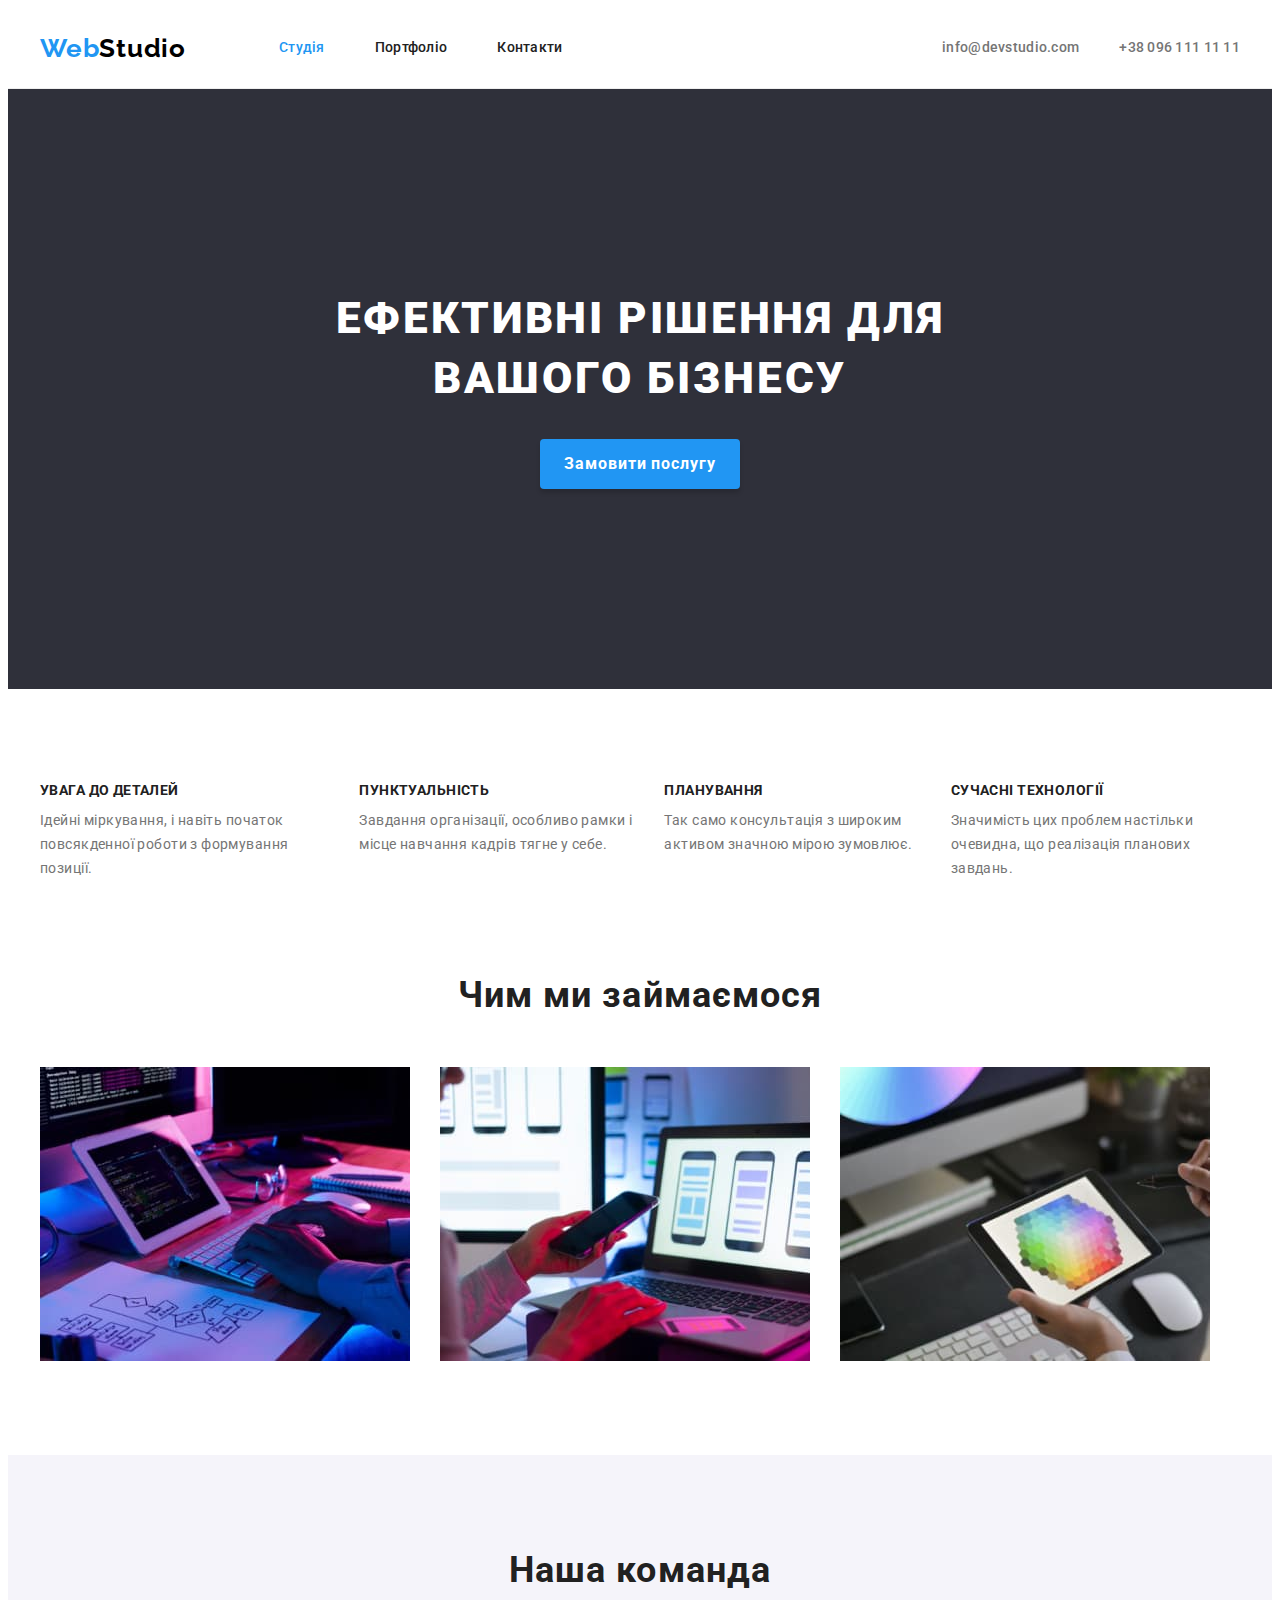
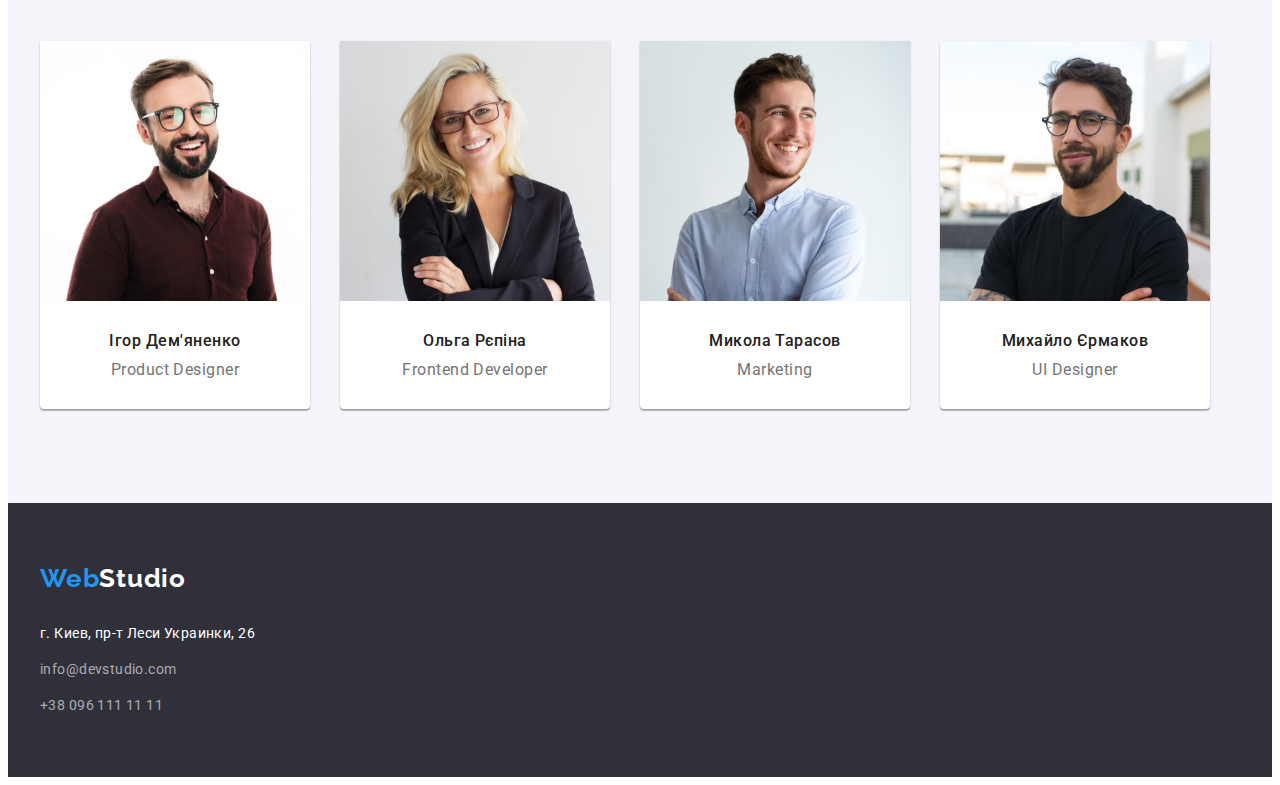
<file: index.html>
<!DOCTYPE html>
<html lang="uk">
<head>
    <meta charset="UTF-8">
    <meta http-equiv="X-UA-Compatible" content="IE=edge">
    <meta name="viewport" content="width=device-width, initial-scale=1.0">
    <title>Студія</title>
    <link rel="preconnect" href="https://fonts.googleapis.com">
<link rel="preconnect" href="https://fonts.gstatic.com" crossorigin>
<link href="https://fonts.googleapis.com/css2?family=Raleway:wght@700&family=Roboto:ital,wght@0,400;0,500;0,900;1,700&display=swap" rel="stylesheet">
<link rel="stylesheet" href="https://cdnjs.cloudflare.com/ajax/libs/modern-normalize/1.1.0/modern-normalize.min.css" integrity="sha512-wpPYUAdjBVSE4KJnH1VR1HeZfpl1ub8YT/NKx4PuQ5NmX2tKuGu6U/JRp5y+Y8XG2tV+wKQpNHVUX03MfMFn9Q==" crossorigin="anonymous" referrerpolicy="no-referrer" />
    <link rel="stylesheet" href="./css/styles.css">
</head>
<body>
    <!--Шапка сайту-->
    <header class="header">
        <div class="conteiner main-nav">
        <a href="index.html" lang="en" class="header-logo link"><span class="span-logo">Web</span>Studio</a>
        <nav class="header-nav">
            <ul class="header-list list">
                <li class="item"><a href="" class="header-link link carrent">Студія</a></li>
                <li class="item"><a href="./portfolio.html" class="header-link link">Портфоліо</a></li>
                <li class="item"><a href="" class="header-link link">Контакти</a></li>
            </ul>
        </nav>
            
            <ul class="list kontakts-list">
                <li class="item"><a href="mailto:info@devstudio.com" class="header-mail link">info@devstudio.com</a></li>
                <li class="item"><a href="tel:+380961111111" class="header-tel link">+38 096 111 11 11</a></li>
            </ul>
        </div>    
    </header>
    <main>
    <!--Герой-->
    <section class="hero">
        <div class="conteiner">
        <h1 class="hero-title">Ефективні рішення для <br> вашого бізнесу</h1>
        <button type="button" class="hero-btn button">Замовити послугу</button>
        </div>
    </section>
    <!--Особливості-->
    <section class="features section">
        <div class="conteiner">
        <h2 class="visually-hidden">Особливості</h2>
        <ul class="features-list list">
            <li  class="features-items">
                <h3 class="features-title">УВАГА ДО ДЕТАЛЕЙ</h3>
                    <p class="features-text">
                        Ідейні міркування, і навіть початок повсякденної роботи з формування позиції.
                    </p>
            </li>
            <li class="features-items">
                <h3 class="features-title">ПУНКТУАЛЬНІСТЬ</h3>
                <p class="features-text">
                    Завдання організації, особливо рамки і місце навчання кадрів тягне у себе.
                </p>
            </li>
            <li class="features-items">
                <h3 class="features-title">ПЛАНУВАННЯ</h3>
                <p class="features-text">
                    Так само консультація з широким активом значною мірою зумовлює.
                </p>
            </li>
            <li class="features-items">
                <h3 class="features-title">СУЧАСНІ ТЕХНОЛОГІЇ</h3>
                <p class="features-text">
                    Значимість цих проблем настільки очевидна, що реалізація планових завдань.
                </p>
            </li>
        </ul>
        </div>
    </section>
    <!--Фото занять-->
    <section class="photo section">
        <div class="conteiner">
        <h2 class="photo-title">Чим ми займаємося</h2>
        <ul class="photo-list list">
            <li class="photo-gallery">
                <img src="./images/img1.jpg" alt="Робочий стіл" width="370" height="294">
            </li>
            <li class="photo-gallery">
                <img src="./images/img2.jpg" alt="Екран ноутбука" width="370" height="294">
            </li>
            <li class="photo-gallery">
                <img src="./images/img3.jpg" alt="Планшет в руках" width="370" height="294">
            </li>
        </ul>
        </div>
    </section>
    <!--Команда-->
    <section class="team section">
        <div class="conteiner">
        <h2 class="team-title">Наша команда</h2>
        <ul class="team-list list">
            <li class="team-gallery">
                <img src="./images/img4.jpg" alt="Ігор Дем'яненко" width="270" height="260">
                <h3 class="team-name">Ігор Дем'яненко</h3>
                <p class="team-text">Product Designer</p>
            </li>
            <li class="team-gallery">
                <img src="./images/img5.jpg" alt="Ольга Рєпіна" width="270" height="260">
                <h3 class="team-name">Ольга Рєпіна</h3>
                <p class="team-text">Frontend Developer</p>
            </li>
            <li class="team-gallery">
                <img src="./images/img6.jpg" alt="Микола Тарасов" width="270" height="260">
                <h3 class="team-name">Микола Тарасов</h3>
                <p class="team-text">Marketing</p>
            </li>
            <li class="team-gallery">
                <img src="./images/img7.jpg" alt="Михайло Єрмаков" width="270" height="260">
                <h3 class="team-name">Михайло Єрмаков</h3>
                <p class="team-text">UI Designer</p>
            </li>
        </ul>
        </div>
    </section>
    </main>
    <!--Футер-->
    <footer class="footer">
        <div class="conteiner">
        <a href="index.html" lang="en" class="footer-logo link"><span class="footer-span-logo">Web</span>Studio</a>
        <address>
            <ul class="footer-adress list">
                <li class="geolocation">
                    <a href="https://goo.gl/maps/AdBMTaJ7GCbu6DjX8" class="footer-adress-link link">г. Киев, пр-т Леси Украинки, 26</a>
                </li>
                <li class="mail">
                    <a href="mailto:info@devstudio.com" class="footer-mail link">info@devstudio.com</a>
                </li>
                <li><a href="tel:+380961111111" class="footer-tel link">+38 096 111 11 11</a></li>
            </ul>
        </address>
        </div>
    </footer>
</body>
</html>
</file>
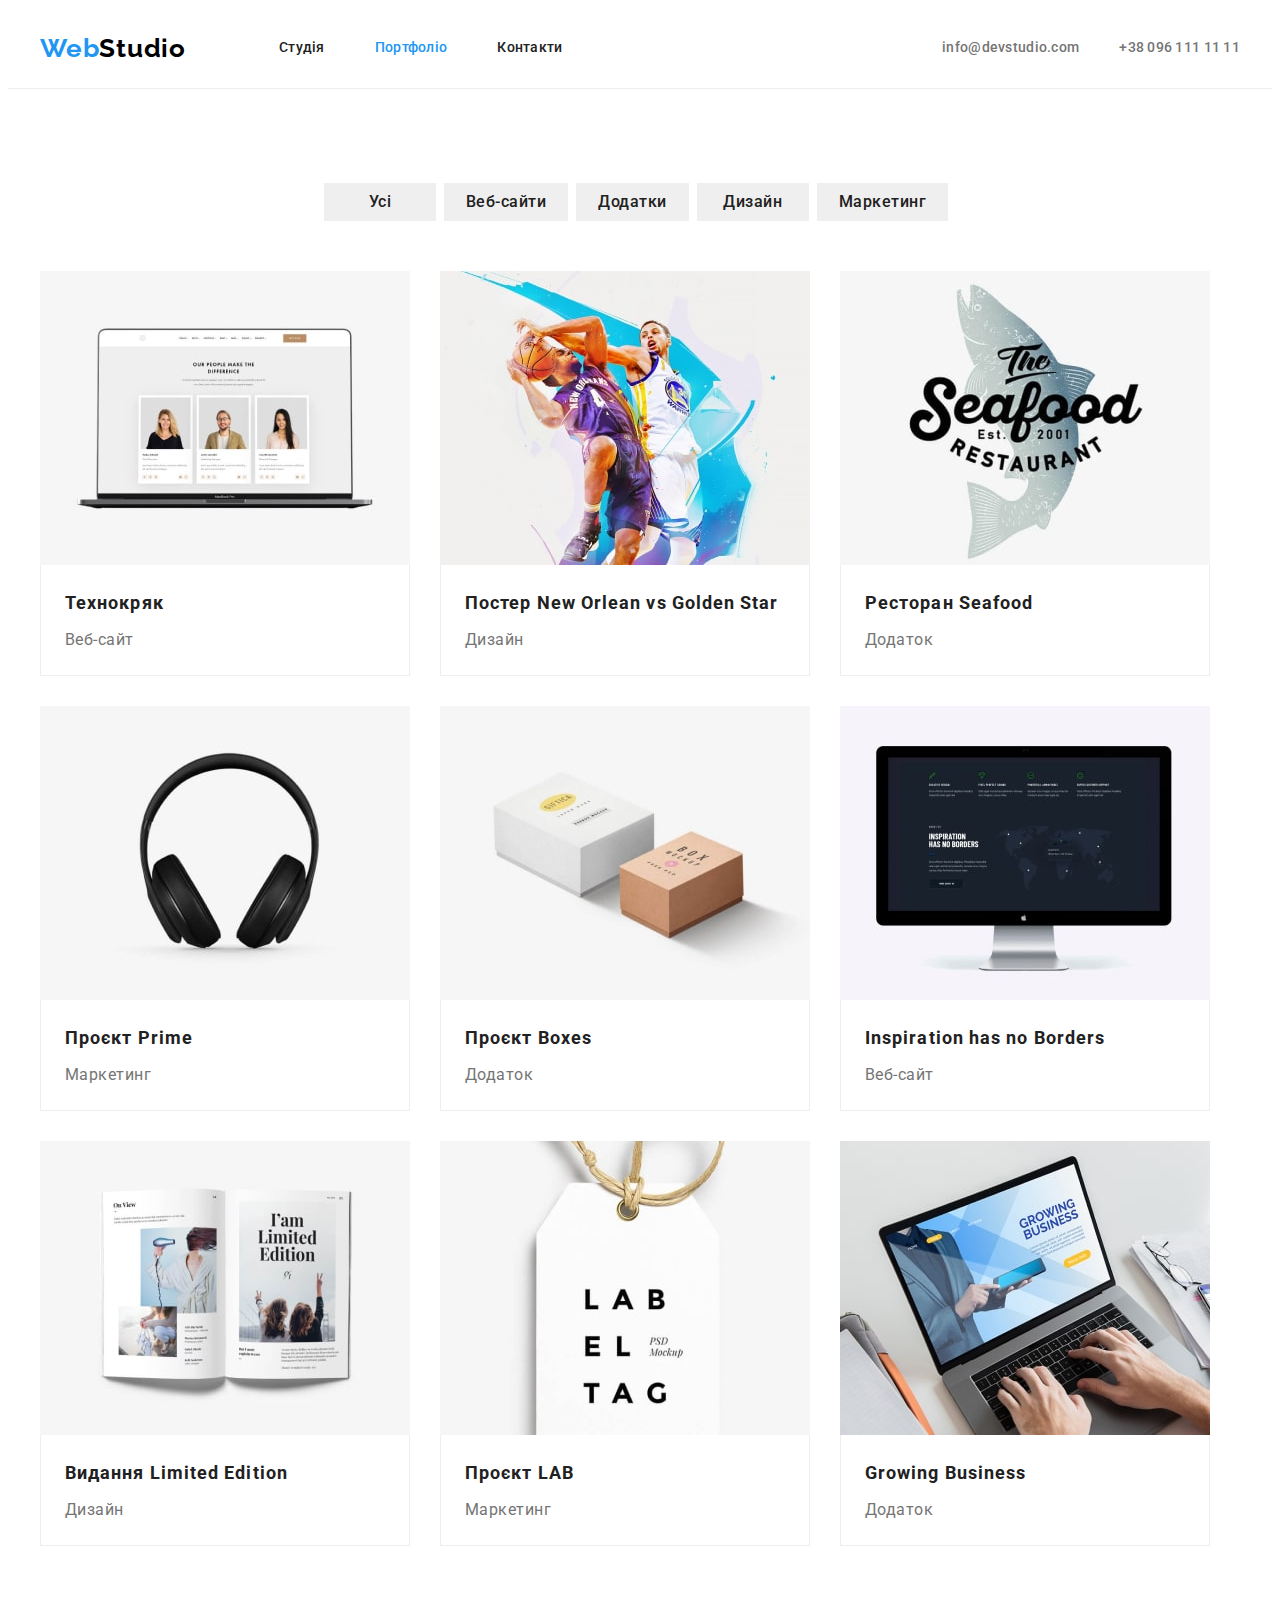
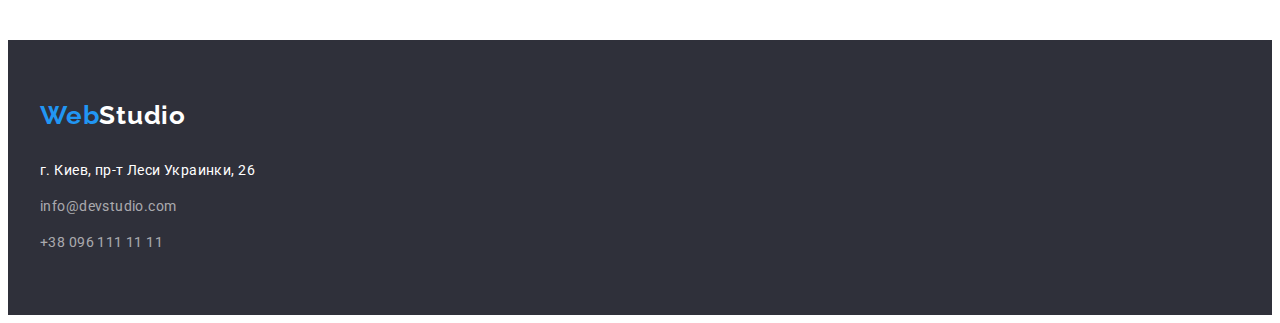
<file: portfolio.html>
<!DOCTYPE html>
<html lang="uk">
<head>
    <meta charset="UTF-8">
    <meta http-equiv="X-UA-Compatible" content="IE=edge">
    <meta name="viewport" content="width=device-width, initial-scale=1.0">
    <title>Портфоліо</title>
    <link rel="preconnect" href="https://fonts.googleapis.com">
<link rel="preconnect" href="https://fonts.gstatic.com" crossorigin>
<link href="https://fonts.googleapis.com/css2?family=Raleway:wght@700&family=Roboto:ital,wght@0,400;0,500;0,900;1,700&display=swap" rel="stylesheet">
<link rel="stylesheet" href="https://cdnjs.cloudflare.com/ajax/libs/modern-normalize/1.1.0/modern-normalize.min.css" integrity="sha512-wpPYUAdjBVSE4KJnH1VR1HeZfpl1ub8YT/NKx4PuQ5NmX2tKuGu6U/JRp5y+Y8XG2tV+wKQpNHVUX03MfMFn9Q==" crossorigin="anonymous" referrerpolicy="no-referrer" />    
<link rel="stylesheet" href="./css/styles.css">
</head>
<body>
    <!--Шапка сайту-->
    <header class="header">
        <div class="conteiner main-nav">
        <a href="index.html" lang="en" class="header-logo link"><span class="span-logo">Web</span>Studio</a>
        <nav class="header-nav">
            <ul class="header-list list">
                <li class="item"><a href="" class="header-link link">Студія</a></li>
                <li class="item"><a href="./portfolio.html" class="header-link link carrent">Портфоліо</a></li>
                <li class="item"><a href="" class="header-link link">Контакти</a></li>
            </ul>
        </nav>
            
            <ul class="list kontakts-list">
                <li class="item"><a href="mailto:info@devstudio.com" class="header-mail link">info@devstudio.com</a></li>
                <li class="item"><a href="tel:+380961111111" class="header-tel link">+38 096 111 11 11</a></li>
            </ul>
        </div>    
    </header>
    <main>
        <!-- Герой портфоліо -->
        <section class="portfolio-main">
            <div class="conteiner">
            <h1 class="visually-hidden">Наші роботи</h1>
            <ul class="portfolio-items list">
                <li><button class="portfolio-btn button">Усі</button></li>
                <li><button class="portfolio-btn button">Веб-сайти</button></li>
                <li><button class="portfolio-btn button">Додатки</button></li>
                <li><button class="portfolio-btn button">Дизайн</button></li> 
                <li><button class="portfolio-btn button">Маркетинг</button></li>
            </ul>
            </div>
        </section>
        <!-- Приклади робіт -->
        <section class="portfolio-works">
            <div class="conteiner">
            <ul class="flex-container list">
                <li class="flex-element"><a href="" class="link">
                        <img src="./images/img8.jpg" alt="Екран" width="370" height="294">
                        <div class="description">
                            <h2 class="portfolio-title">Технокряк</h2>
                            <p class="portfolio-text">Веб-сайт</p>
                        </div>
                </a></li>
                <li class="flex-element"><a href="" class="link">
                        <img src="./images/img9.jpg" alt="Постер" width="370" height="294">
                        <div class="description">
                            <h2 class="portfolio-title">Постер New Orlean vs Golden Star</h2>
                            <p class="portfolio-text">Дизайн</p>
                        </div>
                </a></li>
                <li class="flex-element"><a href="" class="link">
                        <img src="./images/img10.jpg" alt="Лого" width="370" height="294">
                        <div class="description">
                            <h2 class="portfolio-title">Ресторан Seafood</h2>
                            <p class="portfolio-text">Додаток</p>
                        </div>
                </a></li>
                <li class="flex-element"><a href="" class="link">
                        <img src="./images/img11.jpg" alt="Навушники" width="370" height="294">
                        <div class="description">
                            <h2 class="portfolio-title">Проєкт Prime</h2>
                            <p class="portfolio-text">Маркетинг</p>
                        </div>
                </a></li>
                <li class="flex-element"><a href="" class="link">
                        <img src="./images/img12.jpg" alt="Коробка" width="370" height="294">
                        <div class="description">
                            <h2 class="portfolio-title">Проєкт Boxes</h2>
                            <p class="portfolio-text">Додаток</p>
                        </div>
                </a></li>
                <li class="flex-element"><a href="" class="link">
                        <img src="./images/img13.jpg" alt="Монітор" width="370" height="294">
                        <div class="description">
                            <h2 class="portfolio-title">Inspiration has no Borders</h2>
                            <p class="portfolio-text">Веб-сайт</p>
                        </div>
                </a></li>
                <li class="flex-element"><a href="" class="link">
                        <img src="./images/img14.jpg" alt="Журнал" width="370" height="294">
                        <div class="description">
                            <h2 class="portfolio-title">Видання Limited Edition</h2>
                            <p class="portfolio-text">Дизайн</p>
                        </div>
                </a></li>
                <li class="flex-element"><a href="" class="link">
                        <img src="./images/img15.jpg" alt="Етикетка" width="370" height="294">
                        <div class="description">
                            <h2 class="portfolio-title">Проєкт LAB</h2>
                            <p class="portfolio-text">Маркетинг</p>
                        </div>
                </a></li>
                <li class="flex-element"><a href="" class="link"></a>
                        <img src="./images/img16.jpg" alt="Ноутбук" width="370" height="294">
                        <div class="description">
                            <h2 class="portfolio-title">Growing Business</h2>
                            <p class="portfolio-text">Додаток</p>
                        </div>
                </a></li>
            </ul>
            </div>
        </section>
        </div>
    </main>
    <!--Футер-->
    <footer class="footer">
        <div class="conteiner">
        <a href="index.html" lang="en" class="footer-logo link"><span class="footer-span-logo">Web</span>Studio</a>
        <address>
            <ul class="footer-adress list">
                <li class="geolocation">
                    <a href="https://goo.gl/maps/AdBMTaJ7GCbu6DjX8" class="footer-adress-link link">г. Киев, пр-т Леси Украинки, 26</a>
                </li>
                <li class="mail">
                    <a href="mailto:info@devstudio.com" class="footer-mail link">info@devstudio.com</a>
                </li>
                <li><a href="tel:+380961111111" class="footer-tel link">+38 096 111 11 11</a></li>
            </ul>
        </address>
        </div>
    </footer>
</body>
</html>
</file>
<file: css/styles.css>
/* html, body, div, span, applet, object, iframe, h1, h2, h3, h4, h5, h6, p, blockquote, pre, a, abbr, acronym, address, big, cite, code, del, dfn, em, img, ins, kbd, q, s, samp, small, strike, strong, sub, sup, tt, var, b, u, i, center, dl, dt, dd, ol, ul, li, fieldset, form, label, legend, table, caption, tbody, tfoot, thead, tr, th, td, article, aside, canvas, details, embed, figure, figcaption, footer, header, hgroup, menu, nav, output, ruby, section, summary, time, mark, audio, video {
  margin: 0;
  padding: 0;
  border: 0;
  font-size: 100%;
  font: inherit;
  vertical-align: baseline;
  outline: none;
}
html { height: 101%; } /* always display scrollbars */
/* body { font-size: 62.5%; line-height: 1; font-family: Arial, Tahoma, Verdana, sans-serif; }

article, aside, details, figcaption, figure, footer, header, hgroup, menu, nav, section { display: block; }
ol, ul { list-style: none; }

blockquote, q { quotes: none; }
blockquote:before, blockquote:after, q:before, q:after { content: ''; content: none; }
strong { font-weight: bold; } 

input { outline: none; }

table { border-collapse: collapse; border-spacing: 0; }
img { border: 0; max-width: 100%; }

a { text-decoration: none; }
a:hover { text-decoration: underline; } */ 
/* ----------------------------------------------------------------------------------------- */


:root {
/* --primery-в-color: #F5F5F5; */
--next-color: #FFFFFF;
--hover-color:  #2196F3;
--text-color: #212121;
--secondery-text-color: #757575;
--section-color: #2F303A;
--team-b-color: #F5F4FA;
}

p,
h1,
h2,
h3 {
    margin: 0;
}

ul {
    margin: 0;
    padding-left: 0;
}

img {
    display: block;
    max-width: 100%;
    height: auto;
}

body {
    font-family: Roboto, sans-serif;
}

.conteiner {
    width: 1200px;
    padding: 0 15px;
    margin: 0 auto;
}

.link {
    text-decoration: none;
}

.list {
    list-style: none;
}

.button {
    cursor: pointer;
    border-style: none; 
}

.section {
    padding: 94px 0;
}


/*-----HEADER-----*/
.header {
    background-color: var(--next-color);
    border-bottom: 1px solid #eee;
}

.main-nav {
display: flex;   
align-items: center;
}

.header-logo {
font-family: 'Raleway', sans-serif;
font-weight: 700;
font-size: 26px;
line-height: 1.19;
letter-spacing: 0.03em;
color: #000000;
}

.span-logo {
color: var(--hover-color);
}

.header-list {
display: flex;
margin-left: 93px;
}

.header-link {
    display: block;
padding-top: 32px;
padding-bottom: 32px;

font-weight: 500;
font-size: 14px;
line-height: 1.14;
letter-spacing: 0.02em;
color: var(--text-color);
}

.header-list .item + .item {
    margin-left: 50px;
}

.kontakts-list {
display: flex;
margin-left: auto;
}    

.kontakts-list .item + .item {
    margin-left: 40px;
}
.header-link:hover,
.header-link:focus {
color: var(--hover-color);
}

.carrent {
color:var(--hover-color);    
}

.header-mail,
.header-tel {
font-weight: 500;
font-size: 14px;
line-height: 1.14;
letter-spacing: 0.02em;
color: var(--secondery-text-color);
display: block;
padding-top: 32px;
padding-bottom: 32px;
}

.header-mail:hover,
.header-mail:focus,
.header-tel:hover,
.header-tel:focus {
color: var(--hover-color);
}

/*-----HERO-----*/
.hero {
background-color: var(--section-color);
padding-top: 200px;
padding-bottom: 200px;
text-align: center; 

}
/* .hero-section {
padding-top: 200px;
padding-bottom: 200px;
} */

.hero-title {
font-weight: 900;
font-size: 44px;
line-height: 1.36;
/* text-align: center; */
letter-spacing: 0.06em;
color: var(--next-color);
background-color: var(--section-color);
text-transform: uppercase;
margin-bottom: 30px;  
}

.hero-btn {
font-family: inherit;
font-weight: 700;
font-size: 16px;
line-height: 1.88;
display: flex;
align-items: center;
/* text-align: center; */
letter-spacing: 0.06em;
color: var(--next-color);
background-color: var(--hover-color);
box-shadow: 0px 4px 4px rgba(0, 0, 0, 0.15);
border-radius: 4px;
margin: 0 auto;
display: inline-block;
padding: 10px 24px;
min-width: 200px;
}


/*-----Особливості-----*/

.features {
background-color: var(--next-color);    
}
.visually-hidden {
    position: absolute;
    width: 1px;
    height: 1px;
    margin: -1px;
    border: 0;
    padding: 0;
    
    white-space: nowrap;
    clip-path: inset(100%);
    clip: rect(0 0 0 0);
    overflow: hidden;
}

.features-list {
    display: flex;
    margin-left: auto;
    margin-right: auto;
}

.features-items:not(:last-child) {
    margin-right: 30px;
}

.features-title {
font-size: 14px;
line-height: 1.14;
letter-spacing: 0.03em;
color: var(--text-color); 
margin-bottom: 10px;   
}
.features-text {
font-size: 14px;
line-height: 1.71;
letter-spacing: 0.03em;
color: var(--secondery-text-color);
}

/*-----Фото занять-----*/
.photo.section {
    padding-top: 0;
}


.photo-title,
.team-title {
font-size: 36px;
line-height: 1.17;
text-align: center;
letter-spacing: 0.03em;
color: var(--text-color);
margin-bottom: 50px;
}

.photo-list {
    display: flex;
}

.photo-gallery:not(:last-child) {
    margin-right: 30px;
}

/*-----Команда-----*/

.team {
    background-color: var(--team-b-color);
}

.team-list {
    display: flex;
}

.team-gallery:not(:last-child) {
    margin-right: 30px;
}

.team-gallery {
    width: calc((100%-90px)/4);
background-color: #FFFFFF;    
/* material shadow v1 */
box-shadow: 0px 1px 3px rgba(0, 0, 0, 0.12), 0px 1px 1px rgba(0, 0, 0, 0.14), 0px 2px 1px rgba(0, 0, 0, 0.2);
border-radius: 0px 0px 4px 4px;
}

.team-name {
font-weight: 500;
font-size: 16px;
line-height: 1.19;
text-align: center;
letter-spacing: 0.03em;
color: var(--text-color);
    margin: 0px auto 10px auto;
    padding-top: 30px;
}


.team-text {
font-size: 16px;
line-height: 1.19;
text-align: center;
letter-spacing: 0.03em;
color: var(--secondery-text-color);
    margin: 0px auto;
    padding-bottom: 30px;
}

/*-----Футер-----*/

.footer {
background: var(--section-color);
padding-top: 60px;
padding-bottom: 60px;
}

.footer-logo {
font-family: Raleway, sans-serif;
font-style: normal;
font-weight: 700;
font-size: 26px;
line-height: 1.19;
letter-spacing: 0.03em;
color: var(--next-color);

}

.footer-adress {
    display: block;
}

.footer-span-logo {
color: var(--hover-color);
/* margin-bottom: 28px; */
}

.footer-adress-link {
font-style: normal;   
font-size: 14px;
line-height: 1.71;
letter-spacing: 0.03em;
color: var(--next-color);
margin-top: 28px;
margin-bottom: 12px;
}

.geolocation {
    margin-top: 28px;
    margin-bottom: 12px;
}

.mail {
    margin-bottom: 12px;
}

.footer-mail,
.footer-tel {
font-style: normal;    
font-size: 14px;
line-height: 1.71;
letter-spacing: 0.03em;
color: rgba(255, 255, 255, 0.6);
margin-top: 12px;
}

.footer-adress-link:hover,
.footer-adress-link:focus,
.footer-mail:hover,
.footer-mail:focus,
.footer-tel:hover,
.footer-tel:focus {
color: var(--hover-color);
}

/*-----ПОРТФОЛІО-----*/ 

.portfolio-main {
background-color: var(--primery-в-color);
padding-top: 94px;
padding-bottom: 50px;    
}
/*-----Герой портфоліо-----*/

.portfolio-items {
    display: flex;
    margin-left: auto;
    margin-right: auto;
    justify-content: center;
}


.portfolio-btn {
font-family: inherit;
font-weight: 500;
font-size: 16px;
line-height: 1.62;
text-align: center;
letter-spacing: 0.03em;
color: var(--text-color); 

margin: 0 auto;
display: inline-block;
padding: 6px 22px;
min-width: 112px;
}

.portfolio-btn {
    margin-right: 8px;
}

.portfolio-btn:hover,
.portfolio-btn:focus {
color: var(--next-color);    
background-color: var(--hover-color);    
}

/*-----Приклади робіт-----*/

.portfolio-works {
    margin-left: auto;
    margin-right: auto;
}

.flex-container {
    display: flex;
    flex-wrap: wrap;
}

.flex-element {
    width: 370px;
    margin-right: 30px;
}

.flex-element:nth-child(3n)   {
margin-right: 0px;
}

.flex-element:nth-last-child(-n+3) {
    margin-bottom: 94px;
}

.flex-element:nth-child(-n + 6) {
    margin-bottom: 30px;
}

.description {
    padding: 20px 24px;
    border: 1px solid #EEEEEE;
    border-top: none;
}

.portfolio-title {
font-size: 18px;
line-height: 2;
letter-spacing: 0.06em;
color: var(--text-color);
margin-bottom: 4px;
}

.portfolio-text {
font-size: 16px;
line-height: 1.88;
letter-spacing: 0.03em;
color: var(--secondery-text-color);
}
</file>
